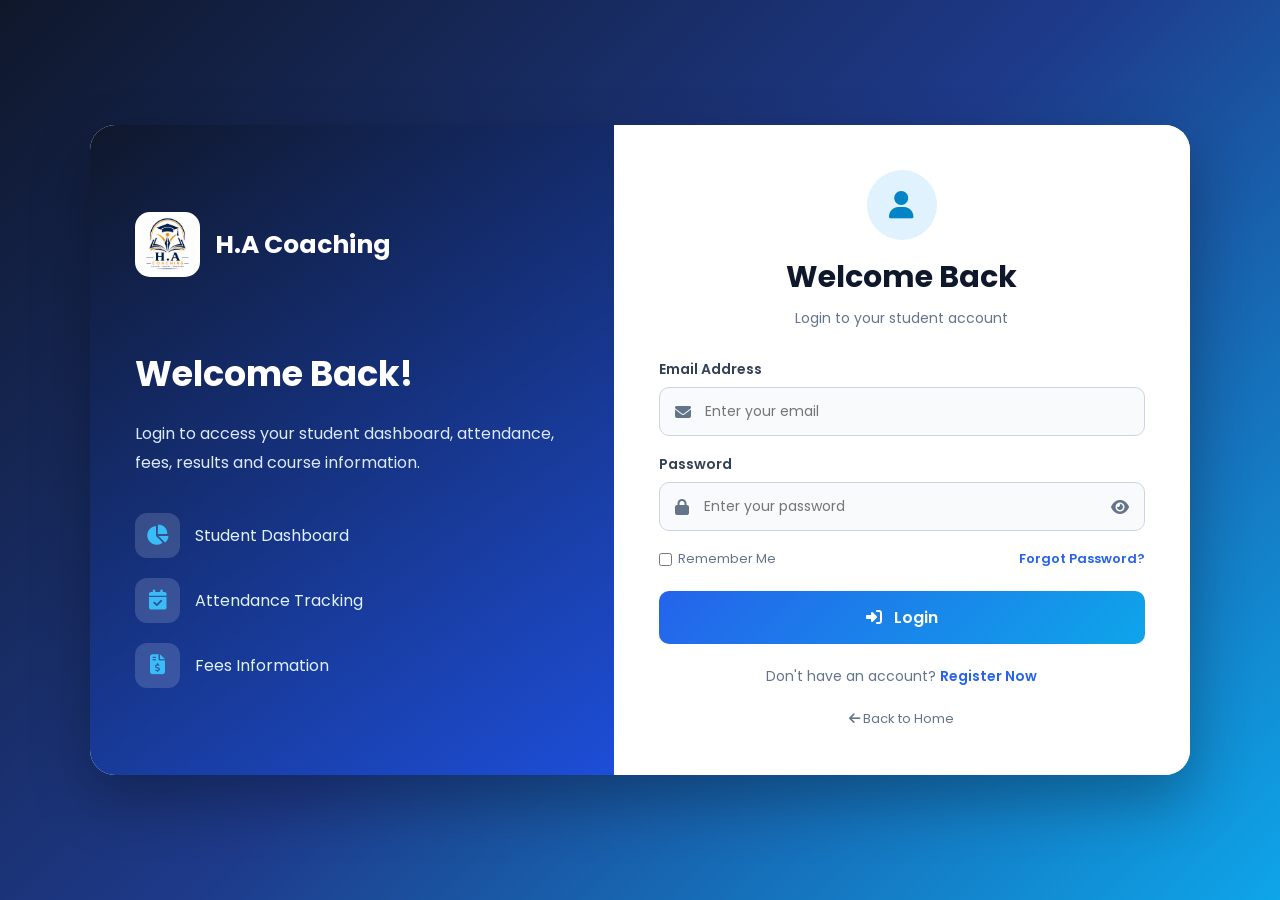
<file: login.html>
<!DOCTYPE html>
<html lang="en">

<head>

    <meta charset="UTF-8">

    <meta name="viewport" content="width=device-width, initial-scale=1.0">

    <title>Student Login - ABC Coaching</title>

    <link rel="stylesheet" href="auth.css">

    <link rel="stylesheet"
        href="https://cdnjs.cloudflare.com/ajax/libs/font-awesome/6.7.1/css/all.min.css">

</head>

<body>

    <div class="auth-page">

        <div class="auth-container login-container">

            <!-- LEFT SIDE -->

            <div class="auth-left">

                <div class="brand">

                    <img src="logo.png" alt="H.A Coaching Logo">

                    <h1>H.A Coaching</h1>

                </div>

                <h2>Welcome Back!</h2>

                <p>
                    Login to access your student dashboard,
                    attendance, fees, results and course information.
                </p>

                <div class="features">

                    <div>
                        <i class="fa-solid fa-chart-pie"></i>
                        <span>Student Dashboard</span>
                    </div>

                    <div>
                        <i class="fa-solid fa-calendar-check"></i>
                        <span>Attendance Tracking</span>
                    </div>

                    <div>
                        <i class="fa-solid fa-file-invoice-dollar"></i>
                        <span>Fees Information</span>
                    </div>

                </div>

            </div>


            <!-- RIGHT SIDE -->

            <div class="auth-right login-right">

                <div class="form-header">

                    <div class="login-icon">

                        <i class="fa-solid fa-user"></i>

                    </div>

                    <h2>Welcome Back</h2>

                    <p>Login to your student account</p>

                </div>


                <form action="login.php" method="post">

                    <!-- Email -->

                    <div class="input-group">

                        <label>Email Address</label>

                        <div class="input-box">

                            <i class="fa-solid fa-envelope"></i>

                            <input
                                type="email"
                                name="email"
                                placeholder="Enter your email"
                                required>

                        </div>

                    </div>


                    <!-- Password -->

                    <div class="input-group">

                        <label>Password</label>

                        <div class="input-box">

                            <i class="fa-solid fa-lock"></i>

                            <input
                                type="password"
                                id="loginPassword"
                                name="password"
                                placeholder="Enter your password"
                                required>

                            <i
                                class="fa-solid fa-eye password-eye"
                                onclick="togglePassword('loginPassword', this)">
                            </i>

                        </div>

                    </div>


                    <!-- Remember + Forgot -->

                    <div class="login-options">

                        <label>

                            <input type="checkbox">

                            Remember Me

                        </label>

                        <a href="#">
                            Forgot Password?
                        </a>

                    </div>


                    <!-- Login Button -->

                    <button type="submit" class="auth-btn">

                        <i class="fa-solid fa-right-to-bracket"></i>

                        Login

                    </button>

                </form>


                <!-- Registration -->

                <div class="bottom-text">

                    Don't have an account?

                    <a href="register.html">
                        Register Now
                    </a>

                </div>


                <!-- Back Home -->

                <div class="back-home">

                    <a href="index.html">

                        <i class="fa-solid fa-arrow-left"></i>

                        Back to Home

                    </a>

                </div>

            </div>

        </div>

    </div>


    <script>

        function togglePassword(inputId, icon) {

            const input = document.getElementById(inputId);

            if (input.type === "password") {

                input.type = "text";

                icon.classList.remove("fa-eye");

                icon.classList.add("fa-eye-slash");

            } else {

                input.type = "password";

                icon.classList.remove("fa-eye-slash");

                icon.classList.add("fa-eye");

            }

        }

    </script>

</body>

</html>
</file>
<file: auth.css>
@import url('https://fonts.googleapis.com/css2?family=Poppins:wght@300;400;500;600;700;800&display=swap');

* {
    margin: 0;
    padding: 0;
    box-sizing: border-box;
}

body {
    font-family: 'Poppins', sans-serif;
}

.auth-page {
    min-height: 100vh;
    display: flex;
    align-items: center;
    justify-content: center;
    padding: 40px 20px;

    background:
        linear-gradient(135deg,
        #0f172a 0%,
        #1e3a8a 50%,
        #0ea5e9 100%);
}


/* MAIN CONTAINER */

.auth-container {
    width: 100%;
    max-width: 1100px;

    display: grid;
    grid-template-columns: 1fr 1.1fr;

    background: #ffffff;

    border-radius: 25px;

    overflow: hidden;

    box-shadow:
        0 25px 60px rgba(0, 0, 0, 0.30);
}


/* LEFT SIDE */

.auth-left {
    padding: 55px 45px;

    color: white;

    background:
        linear-gradient(
            145deg,
            #0f172a,
            #1d4ed8
        );

    display: flex;

    flex-direction: column;

    justify-content: center;
}


.brand {
    display: flex;

    align-items: center;

    gap: 15px;

    margin-bottom: 70px;
}


.brand img {
    width: 65px;
    height: 65px;

    object-fit: contain;

    background: white;

    border-radius: 15px;

    padding: 5px;
}


.brand h1 {
    font-size: 25px;
}


.auth-left h2 {
    font-size: 35px;

    margin-bottom: 20px;
}


.auth-left > p {
    color: #dbeafe;

    line-height: 1.8;

    margin-bottom: 35px;
}


.features {
    display: flex;

    flex-direction: column;

    gap: 20px;
}


.features div {
    display: flex;

    align-items: center;

    gap: 15px;

    color: #e0f2fe;
}


.features i {
    width: 45px;
    height: 45px;

    display: flex;

    align-items: center;
    justify-content: center;

    border-radius: 12px;

    background: rgba(255, 255, 255, 0.15);

    color: #38bdf8;

    font-size: 20px;
}


/* RIGHT SIDE */

.auth-right {
    padding: 45px;

    background: white;
}


.form-header {
    text-align: center;

    margin-bottom: 30px;
}


.form-header h2 {
    font-size: 30px;

    color: #0f172a;

    margin-bottom: 8px;
}


.form-header p {
    color: #64748b;

    font-size: 14px;
}


/* INPUT GROUP */

.input-group {
    margin-bottom: 18px;
}


.input-group label {
    display: block;

    color: #334155;

    font-size: 14px;

    font-weight: 600;

    margin-bottom: 7px;
}


.input-box {
    display: flex;

    align-items: center;

    border: 1px solid #cbd5e1;

    border-radius: 10px;

    background: #f8fafc;

    transition: 0.3s;
}


.input-box:focus-within {
    border-color: #0ea5e9;

    box-shadow:
        0 0 0 3px rgba(14, 165, 233, 0.12);

    background: white;
}


.input-box > i:first-child {
    color: #64748b;

    margin-left: 15px;

    width: 20px;
}


.input-box input,
.input-box select {
    width: 100%;

    padding: 13px 12px;

    border: none;

    outline: none;

    background: transparent;

    font-family: inherit;

    font-size: 14px;
}


.input-box select {
    cursor: pointer;

    color: #475569;
}


.password-eye {
    cursor: pointer;

    margin-right: 15px;

    color: #64748b !important;

    margin-left: 0 !important;
}


.password-eye:hover {
    color: #0ea5e9 !important;
}


/* TERMS */

.terms {
    display: flex;

    align-items: center;

    gap: 8px;

    margin: 5px 0 20px;

    font-size: 13px;

    color: #64748b;
}


.terms input {
    accent-color: #0ea5e9;

    cursor: pointer;
}


.terms a {
    color: #0ea5e9;

    text-decoration: none;

    font-weight: 600;
}


/* BUTTON */

.auth-btn {
    width: 100%;

    padding: 14px;

    border: none;

    border-radius: 10px;

    background:
        linear-gradient(
            135deg,
            #2563eb,
            #0ea5e9
        );

    color: white;

    font-family: inherit;

    font-size: 16px;

    font-weight: 600;

    cursor: pointer;

    transition: 0.3s;
}


.auth-btn:hover {
    transform: translateY(-2px);

    box-shadow:
        0 10px 25px rgba(14, 165, 233, 0.3);
}


.auth-btn i {
    margin-right: 8px;
}


/* BOTTOM TEXT */

.bottom-text {
    text-align: center;

    color: #64748b;

    font-size: 14px;

    margin-top: 22px;
}


.bottom-text a {
    color: #2563eb;

    text-decoration: none;

    font-weight: 600;
}


.bottom-text a:hover {
    text-decoration: underline;
}


/* LOGIN ICON */

.login-icon {
    width: 70px;
    height: 70px;

    display: flex;

    align-items: center;
    justify-content: center;

    margin: 0 auto 15px;

    border-radius: 50%;

    background: #e0f2fe;

    color: #0284c7;

    font-size: 28px;
}


/* LOGIN OPTIONS */

.login-options {
    display: flex;

    justify-content: space-between;

    align-items: center;

    margin: 5px 0 22px;

    font-size: 13px;
}


.login-options label {
    display: flex;

    align-items: center;

    gap: 6px;

    color: #64748b;

    cursor: pointer;
}


.login-options input {
    accent-color: #0ea5e9;
}


.login-options a {
    color: #2563eb;

    text-decoration: none;

    font-weight: 600;
}


.login-options a:hover {
    text-decoration: underline;
}


/* BACK HOME */

.back-home {
    text-align: center;

    margin-top: 18px;
}


.back-home a {
    color: #64748b;

    text-decoration: none;

    font-size: 13px;
}


.back-home a:hover {
    color: #0ea5e9;
}


/* =========================
   TABLET
========================= */

@media (max-width: 900px) {

    .auth-container {
        grid-template-columns: 1fr;
    }

    .auth-left {
        display: none;
    }

    .auth-right {
        padding: 40px 30px;
    }

}


/* =========================
   MOBILE
========================= */

@media (max-width: 500px) {

    .auth-page {
        padding: 15px;
    }

    .auth-container {
        border-radius: 18px;
    }

    .auth-right {
        padding: 30px 20px;
    }

    .form-header h2 {
        font-size: 25px;
    }

    .login-options {
        font-size: 12px;
    }

}
</file>
